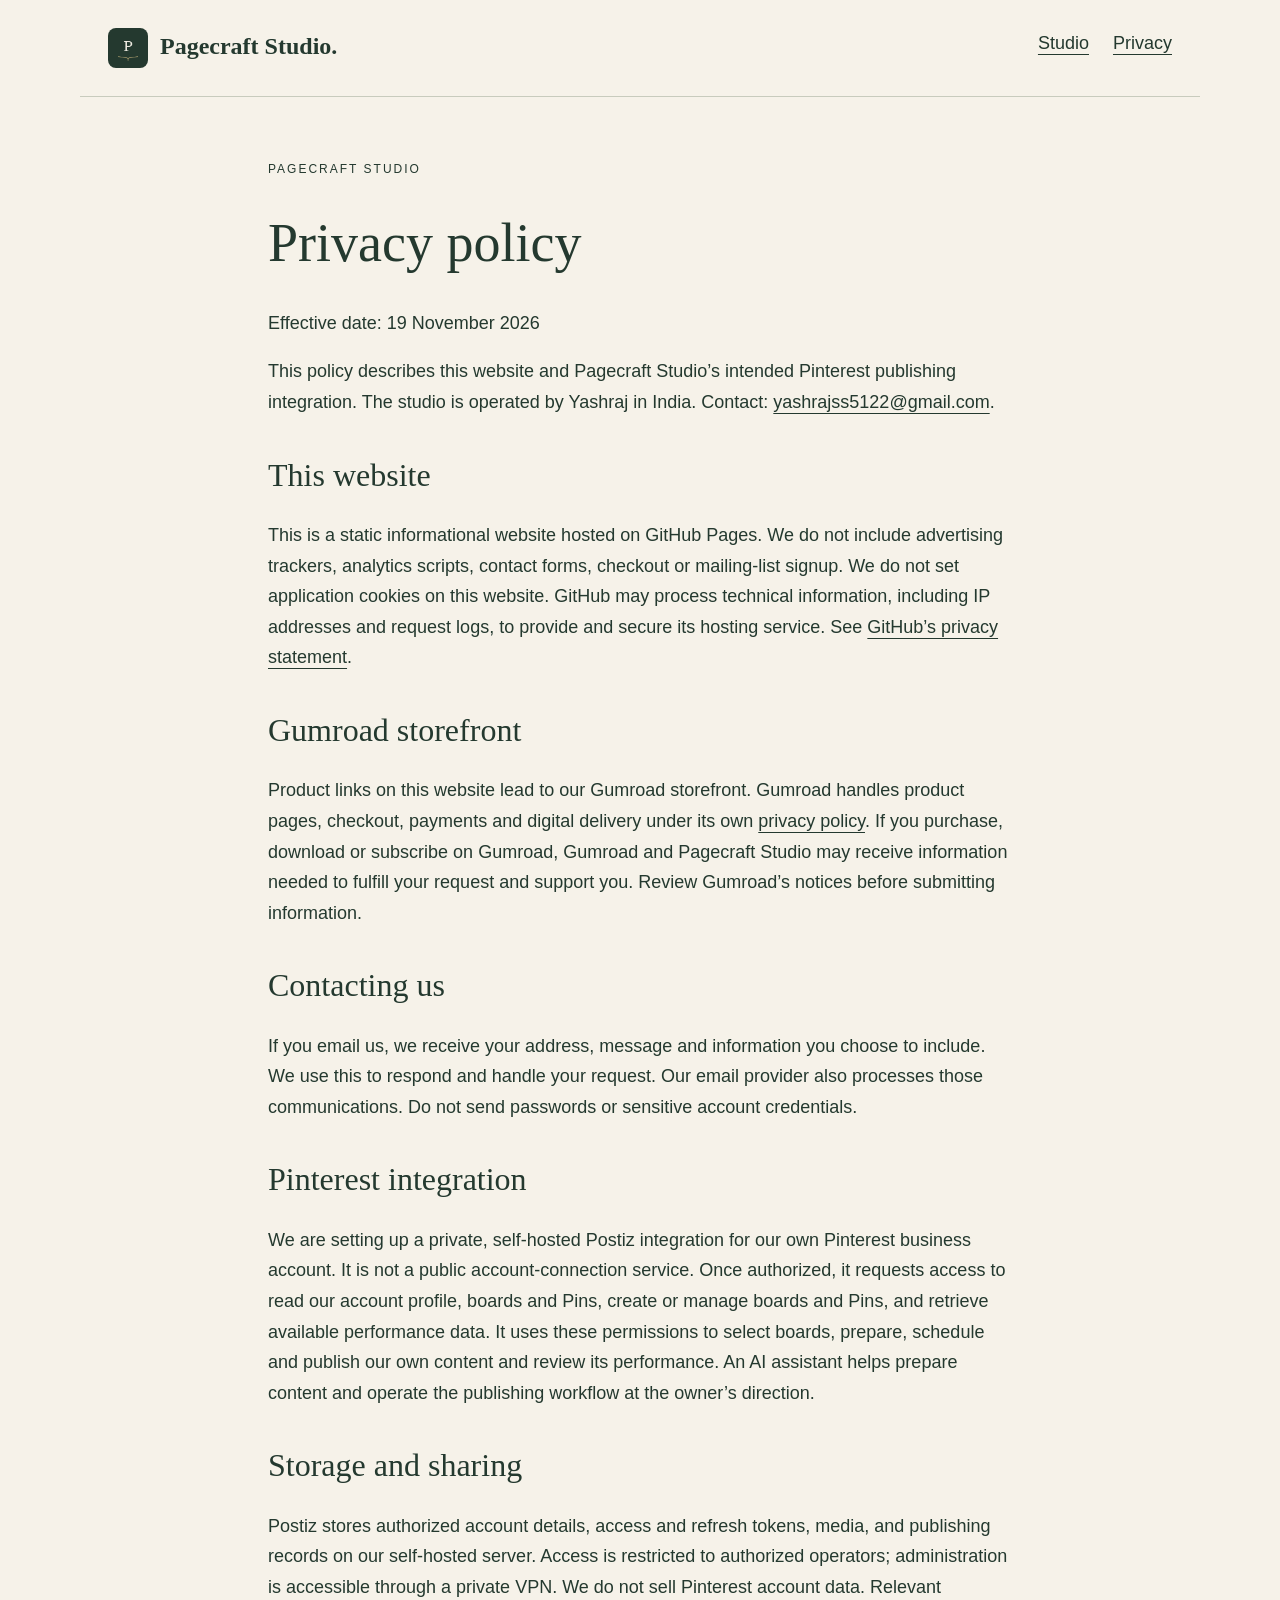
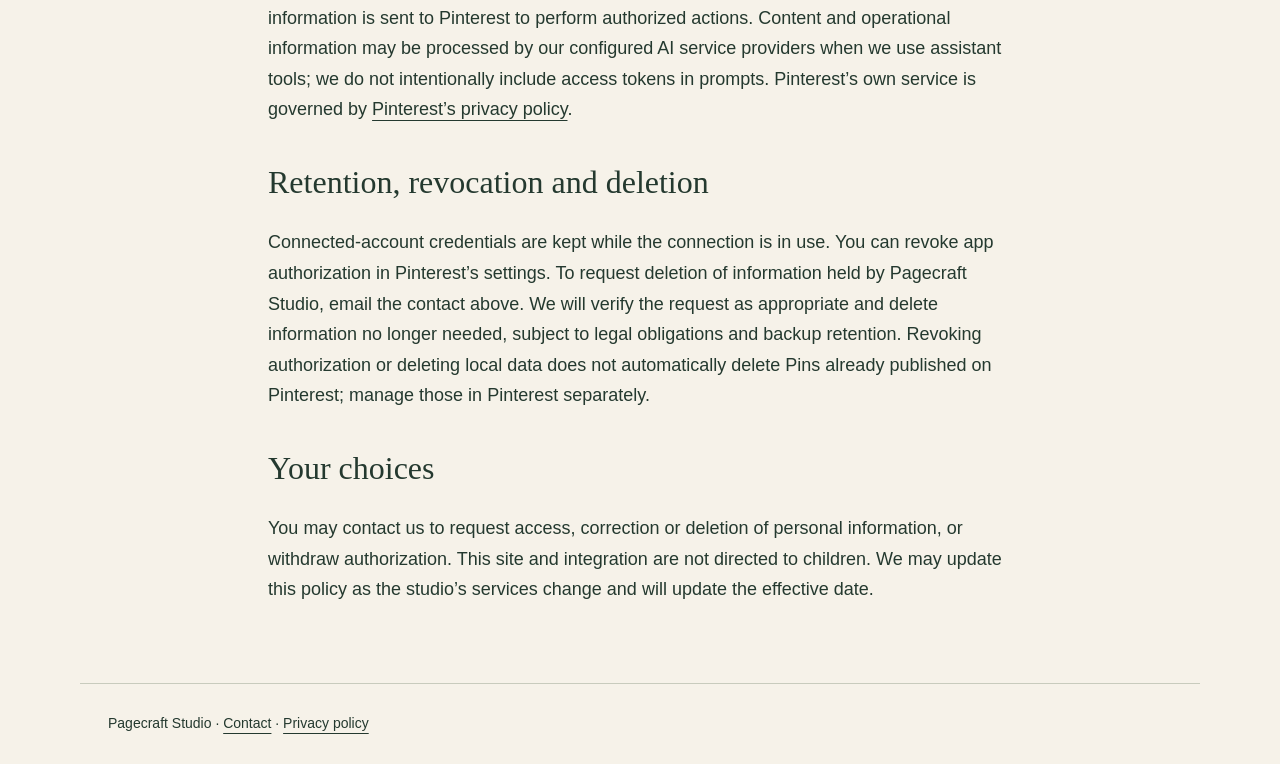
<file: privacy.html>
<!doctype html><html lang="en"><head><meta charset="utf-8"><meta name="viewport" content="width=device-width,initial-scale=1"><title>Privacy policy | Pagecraft Studio</title><meta name="description" content="Pagecraft Studio creates eBooks, planners and Notion templates for thoughtful everyday work."><link rel="icon" type="image/png" href="brand/favicon.png"><link rel="apple-touch-icon" href="brand/pagecraft-studio-icon.png"><link rel="stylesheet" href="style.css"></head><body><header><a class="brand" href="./"><img src="brand/pagecraft-studio-icon.png" alt="" width="40" height="40" style="vertical-align:middle;margin-right:12px;border-radius:8px">Pagecraft Studio<span aria-hidden="true">.</span></a><nav aria-label="Main navigation"><a href="./">Studio</a><a href="privacy.html">Privacy</a></nav></header><main class="legal"><p class="eyebrow">Pagecraft Studio</p><h1>Privacy policy</h1><p>Effective date: 19 November 2026</p><p>This policy describes this website and Pagecraft Studio’s intended Pinterest publishing integration. The studio is operated by Yashraj in India. Contact: <a href="mailto:yashrajss5122@gmail.com">yashrajss5122@gmail.com</a>.</p><h2>This website</h2><p>This is a static informational website hosted on GitHub Pages. We do not include advertising trackers, analytics scripts, contact forms, checkout or mailing-list signup. We do not set application cookies on this website. GitHub may process technical information, including IP addresses and request logs, to provide and secure its hosting service. See <a href="https://docs.github.com/en/site-policy/privacy-policies/github-general-privacy-statement">GitHub’s privacy statement</a>.</p><h2>Gumroad storefront</h2><p>Product links on this website lead to our Gumroad storefront. Gumroad handles product pages, checkout, payments and digital delivery under its own <a href="https://gumroad.com/privacy">privacy policy</a>. If you purchase, download or subscribe on Gumroad, Gumroad and Pagecraft Studio may receive information needed to fulfill your request and support you. Review Gumroad’s notices before submitting information.</p><h2>Contacting us</h2><p>If you email us, we receive your address, message and information you choose to include. We use this to respond and handle your request. Our email provider also processes those communications. Do not send passwords or sensitive account credentials.</p><h2>Pinterest integration</h2><p>We are setting up a private, self-hosted Postiz integration for our own Pinterest business account. It is not a public account-connection service. Once authorized, it requests access to read our account profile, boards and Pins, create or manage boards and Pins, and retrieve available performance data. It uses these permissions to select boards, prepare, schedule and publish our own content and review its performance. An AI assistant helps prepare content and operate the publishing workflow at the owner’s direction.</p><h2>Storage and sharing</h2><p>Postiz stores authorized account details, access and refresh tokens, media, and publishing records on our self-hosted server. Access is restricted to authorized operators; administration is accessible through a private VPN. We do not sell Pinterest account data. Relevant information is sent to Pinterest to perform authorized actions. Content and operational information may be processed by our configured AI service providers when we use assistant tools; we do not intentionally include access tokens in prompts. Pinterest’s own service is governed by <a href="https://policy.pinterest.com/en/privacy-policy">Pinterest’s privacy policy</a>.</p><h2>Retention, revocation and deletion</h2><p>Connected-account credentials are kept while the connection is in use. You can revoke app authorization in Pinterest’s settings. To request deletion of information held by Pagecraft Studio, email the contact above. We will verify the request as appropriate and delete information no longer needed, subject to legal obligations and backup retention. Revoking authorization or deleting local data does not automatically delete Pins already published on Pinterest; manage those in Pinterest separately.</p><h2>Your choices</h2><p>You may contact us to request access, correction or deletion of personal information, or withdraw authorization. This site and integration are not directed to children. We may update this policy as the studio’s services change and will update the effective date.</p></main><footer>Pagecraft Studio · <a href="mailto:yashrajss5122@gmail.com">Contact</a> · <a href="privacy.html">Privacy policy</a></footer></body></html>
</file>
<file: style.css>
*{box-sizing:border-box}body{margin:0;background:#f6f2e9;color:#24392f;font:18px/1.7 Arial,sans-serif}a{color:inherit;text-underline-offset:5px}header,main,footer{max-width:1120px;margin:auto;padding:28px}header{display:flex;justify-content:space-between;border-bottom:1px solid #c8cbbd}.brand{font: bold 24px Georgia,serif;text-decoration:none}nav a{margin-left:24px}h1,h2{font-family:Georgia,serif;line-height:1.12;font-weight:normal}h1{font-size:clamp(48px,7vw,90px);max-width:850px;margin:34px 0}h2{font-size:32px}.eyebrow{font-size:12px;letter-spacing:2px;text-transform:uppercase}.hero{padding:65px 0}.intro{max-width:620px;font-size:21px}.button{display:inline-block;background:#24392f;color:#fff;padding:13px 24px;text-decoration:none;margin-top:20px}.catalog{border-top:1px solid #c8cbbd;padding:28px 0}.row{display:grid;grid-template-columns:60px 1fr 1fr;gap:20px;border-bottom:1px solid #c8cbbd;padding:24px 0}.row h2{margin:0}.row p{margin:0;color:#4c5c52}footer{border-top:1px solid #c8cbbd;font-size:14px}.legal{max-width:800px;padding-top:50px;padding-bottom:60px}.legal h1{font-size:54px}.legal h2{margin-top:40px}.muted{color:#536356}@media(max-width:650px){header{display:block}nav a{margin:0 20px 0 0}.hero{padding:35px 0}.row{grid-template-columns:35px 1fr}.row p{grid-column:2}main,header,footer{padding:22px}}
.products{display:grid;grid-template-columns:repeat(2,minmax(0,1fr));gap:48px 28px;margin:35px 0 45px}.products article{border-top:1px solid #c8cbbd;padding-top:16px;display:flex;flex-direction:column}.products img{width:100%;height:260px;object-fit:contain;background:#ece8dc}.products h3{font:normal 30px/1.2 Georgia,serif;margin:4px 0 12px}.products p{margin:8px 0 16px}.products a{margin-top:auto;font-weight:bold}.products .eyebrow{margin-top:22px}.products a:focus-visible,.button:focus-visible,nav a:focus-visible{outline:3px solid #a97032;outline-offset:4px}@media(max-width:650px){.products{grid-template-columns:1fr}.products img{height:230px}}
</file>
